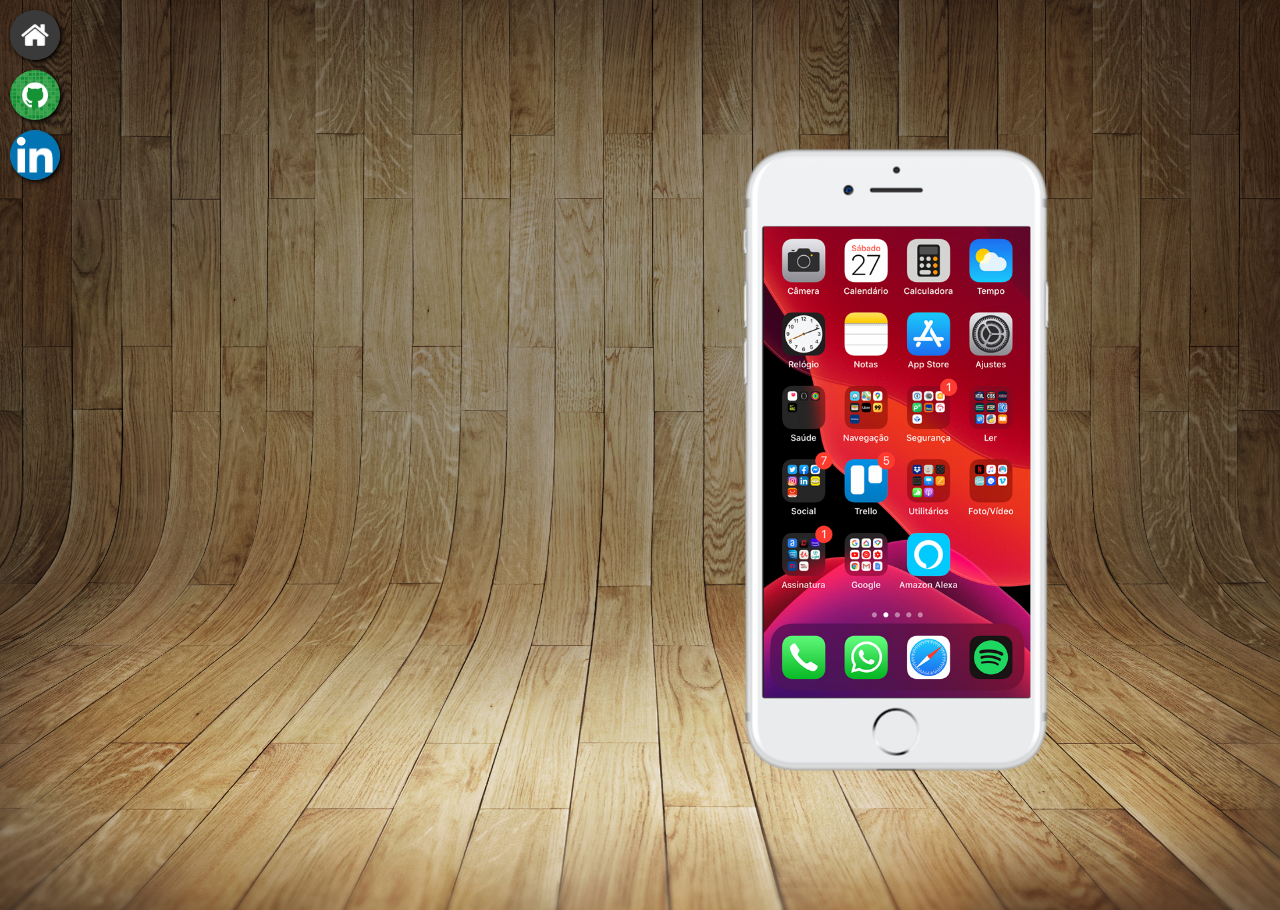
<file: index.html>
<!DOCTYPE html>
<html lang="pt-br">
<head>
    <meta charset="UTF-8">
    <meta name="viewport" content="width=device-width, initial-scale=1.0">
    <link rel="shortcut icon" href="pacote-d013/favicon.ico" type="image/x-icon">
    <title>Projeto Redes Social</title>
    <link rel="stylesheet" href="./style.css">
</head>
<body>
    <main>
        <section id="celular">
            <iframe  id="home" src="home.html" frameborder="0" name="tela" >
                Seu navegador não é compatível com isso
            </iframe>
        </section>

        <section id="redes-sociais">
            <a href="home.html" target="tela"><img src="./imagens/logo-home.jpg" alt="home"></a>
            
            <a href="github.html" target="tela"><img src="./imagens/logo-github.jpg" alt="github"></a>
           
          
            <a href="Linkedin.html" target="tela"><img src="./imagens/linkedin.jpg" alt="Linkedin"></a>
        </section>
    </main>

</body>
</html>
</file>
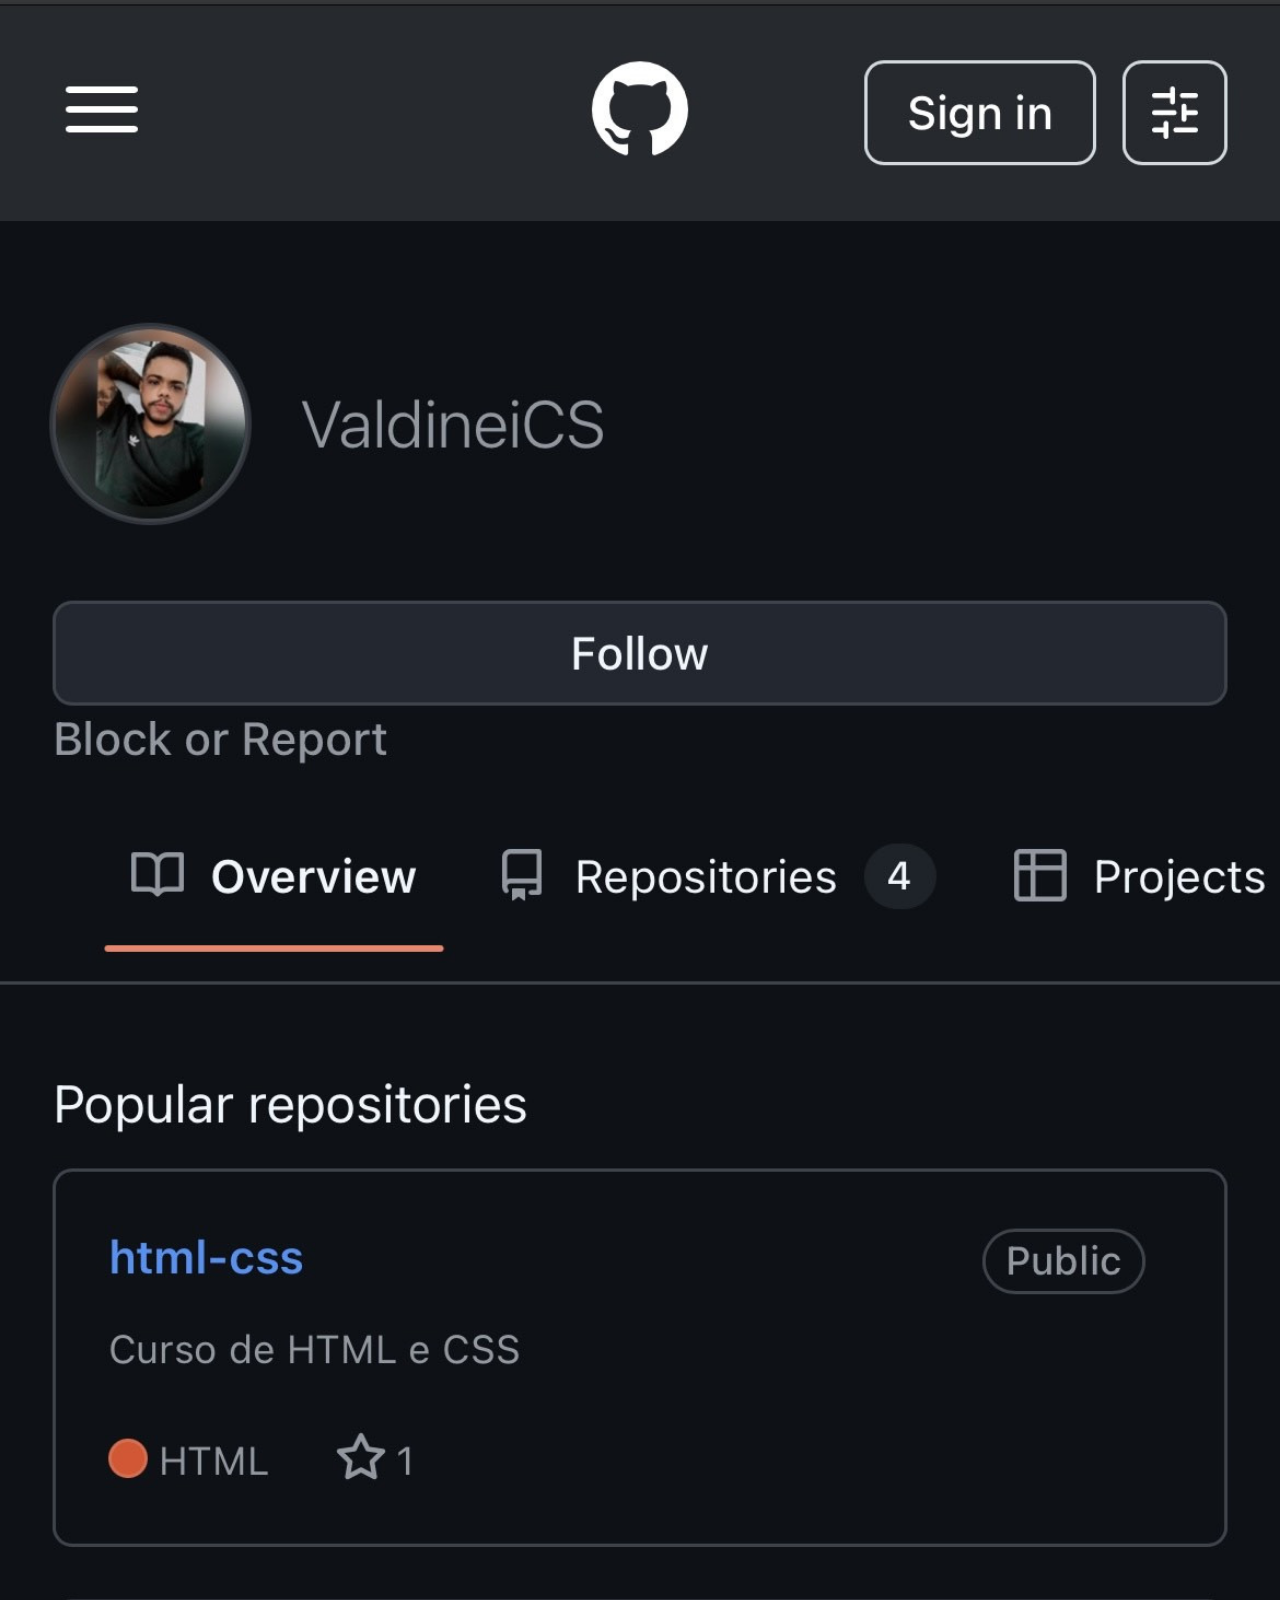
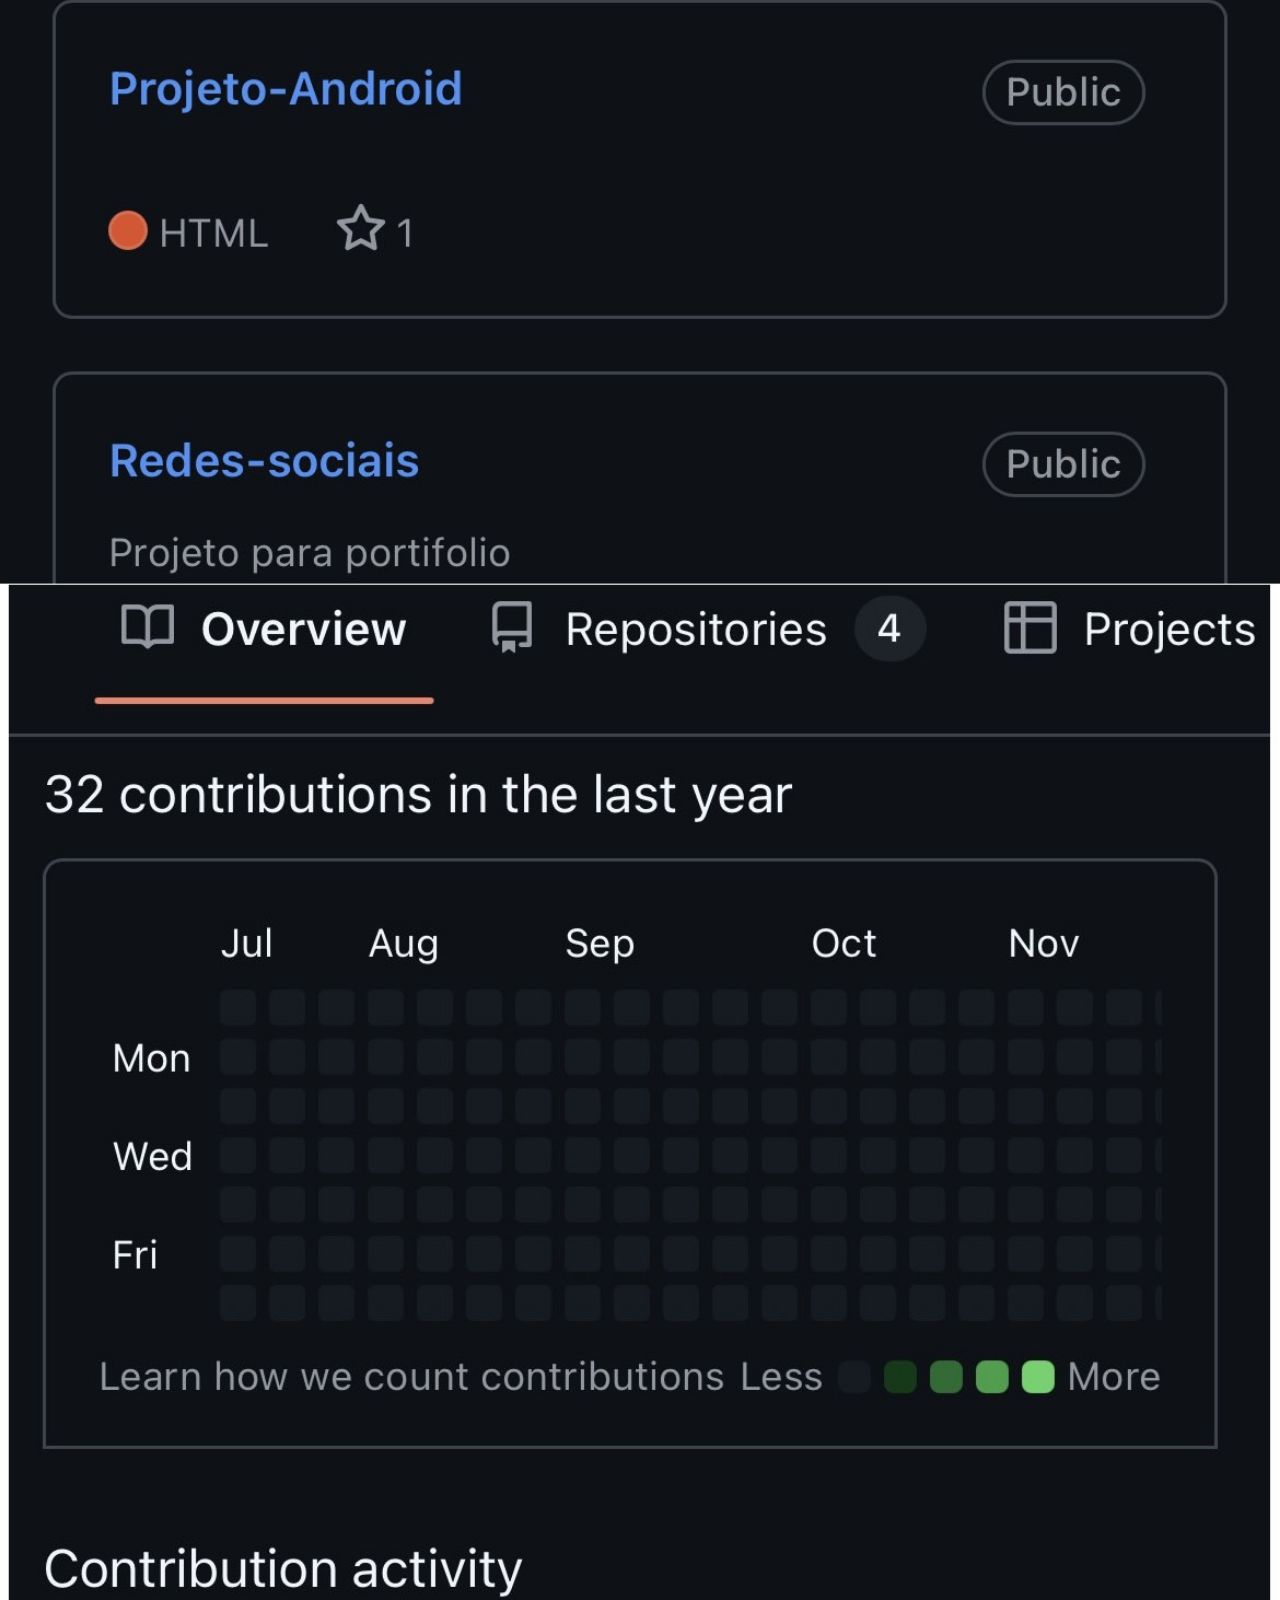
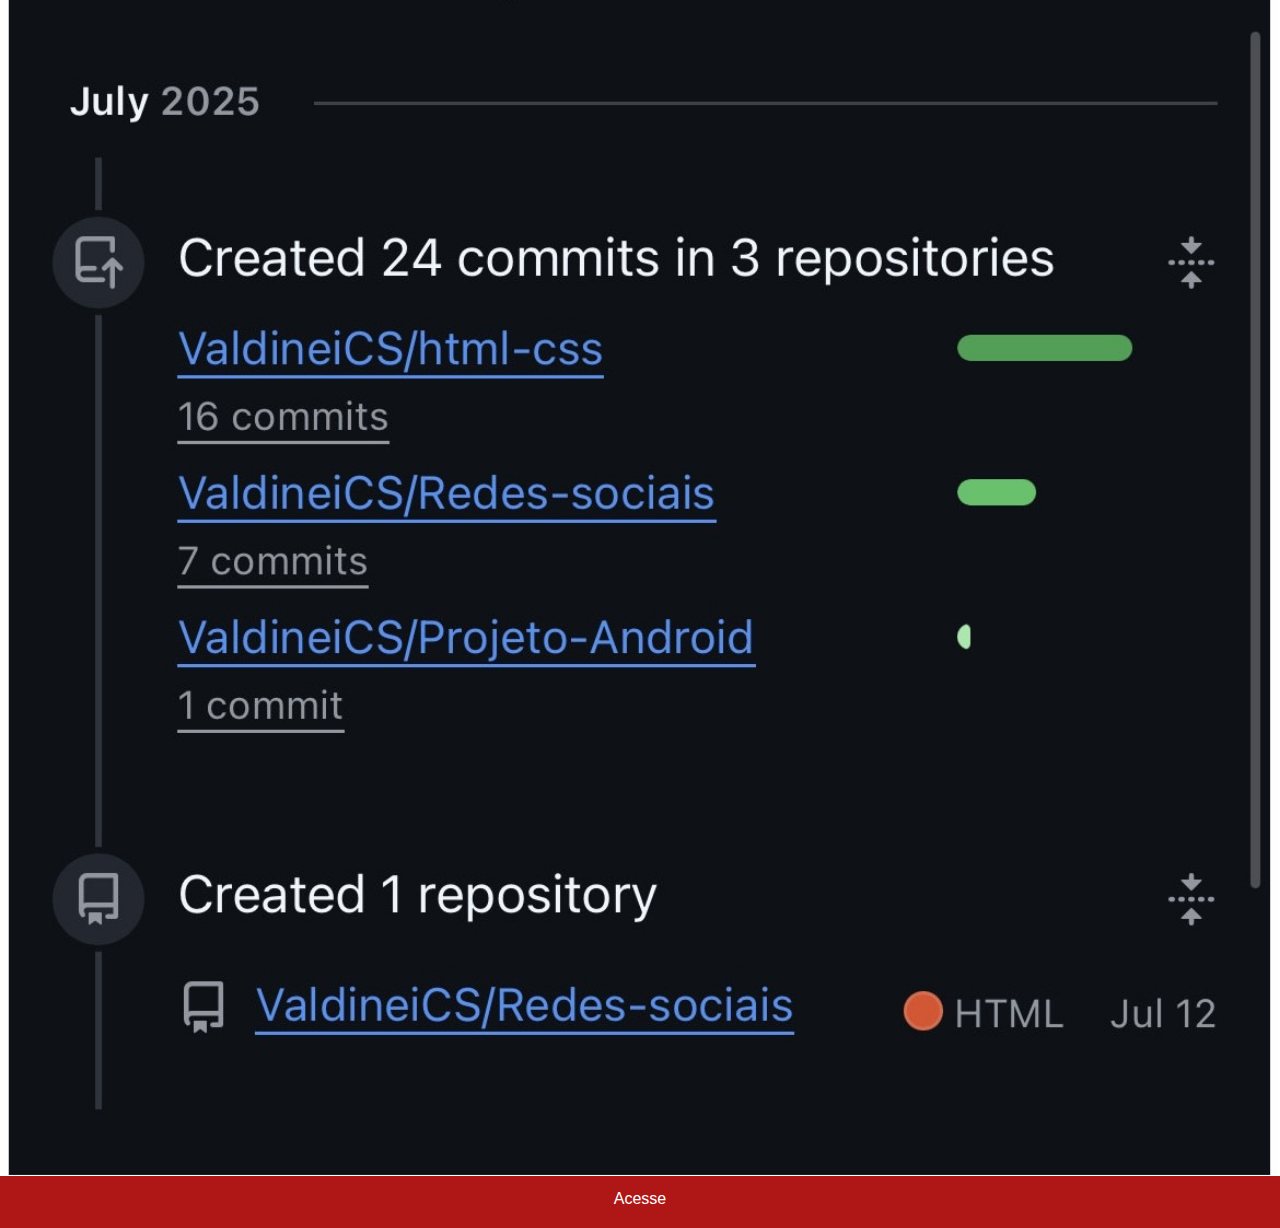
<file: github.html>
<!DOCTYPE html>
<html lang="pt-br">
<head>
    <meta charset="UTF-8">
    <meta name="viewport" content="width=device-width, initial-scale=1.0">
    <link rel="stylesheet" href="style/social.css">
    <title>github</title>
</head>
<body>
    <img src="./imagens/github.jpg" alt="github">

    <a href="https://github.com/ValdineiCS" target="_blank">Acesse</a>
</body>
</html>
</file>
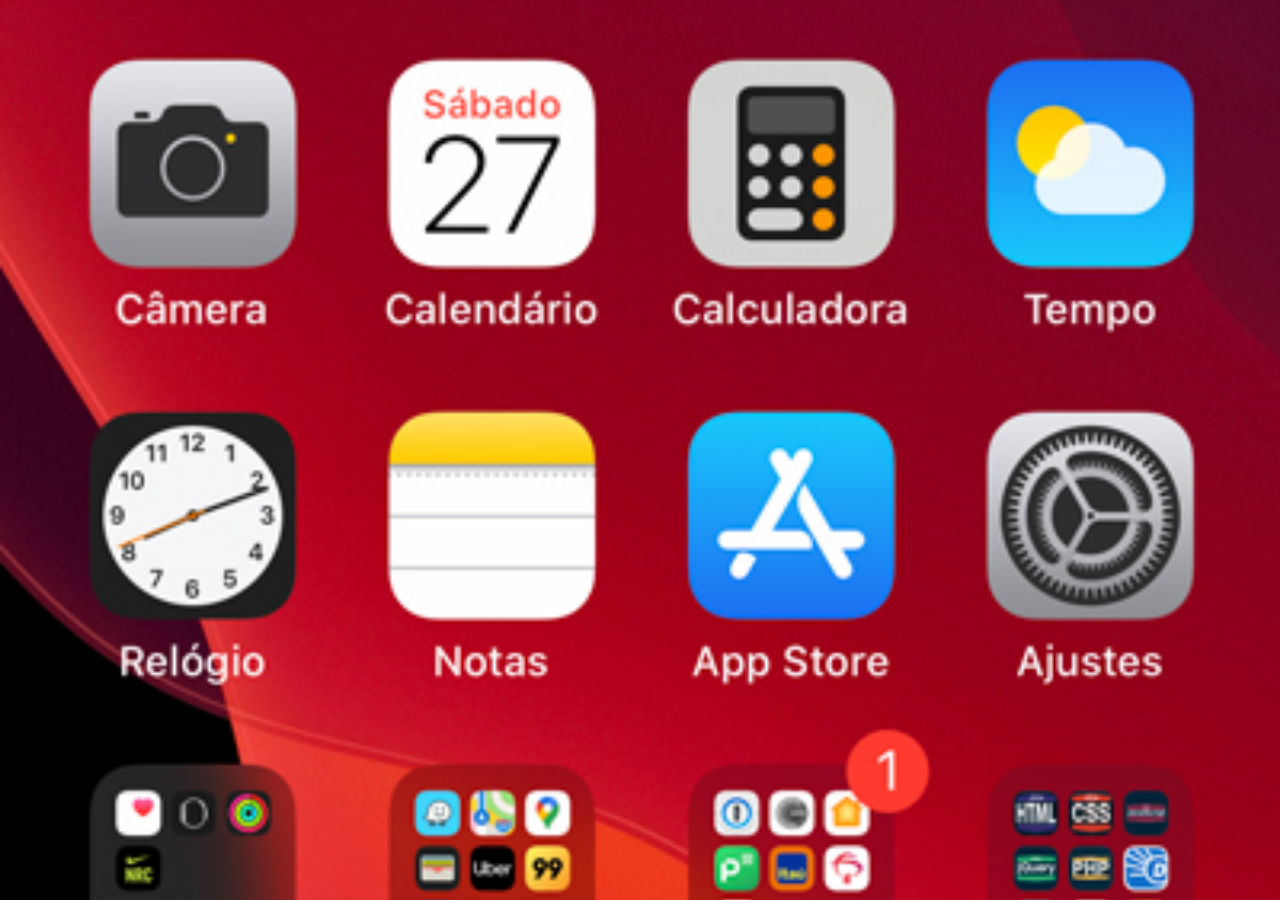
<file: home.html>
<!DOCTYPE html>
<html lang="pt-br">
<head>
    <meta charset="UTF-8">
    <meta name="viewport" content="width=device-width, initial-scale=1.0">
    <title>Home</title>
    <style>
        *{
            margin: 0;
            padding: 0;
            box-sizing: border-box;
            background-image: url(imagens/tela-home.jpg);
            background-repeat: no-repeat;
            background-size: cover;
        }
    </style>
</head>
<body>
    
</body>
</html>
</file>
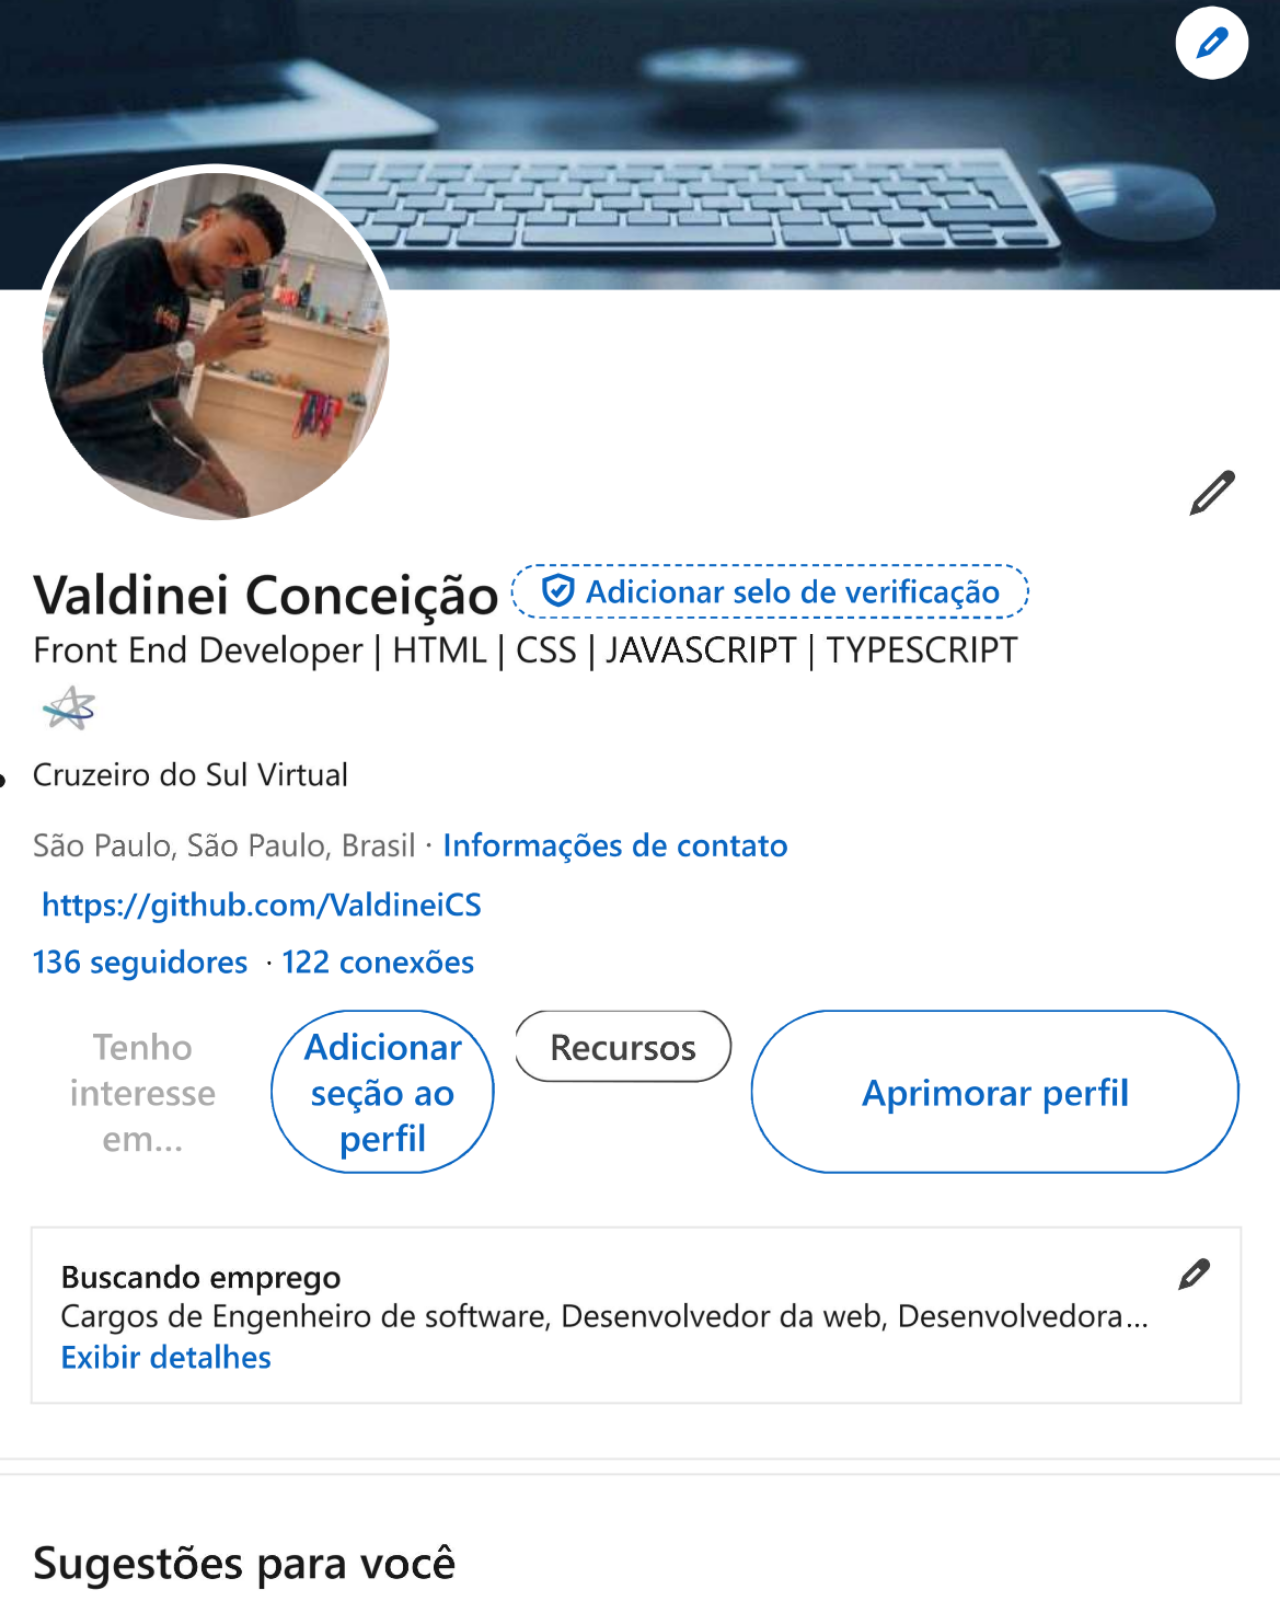
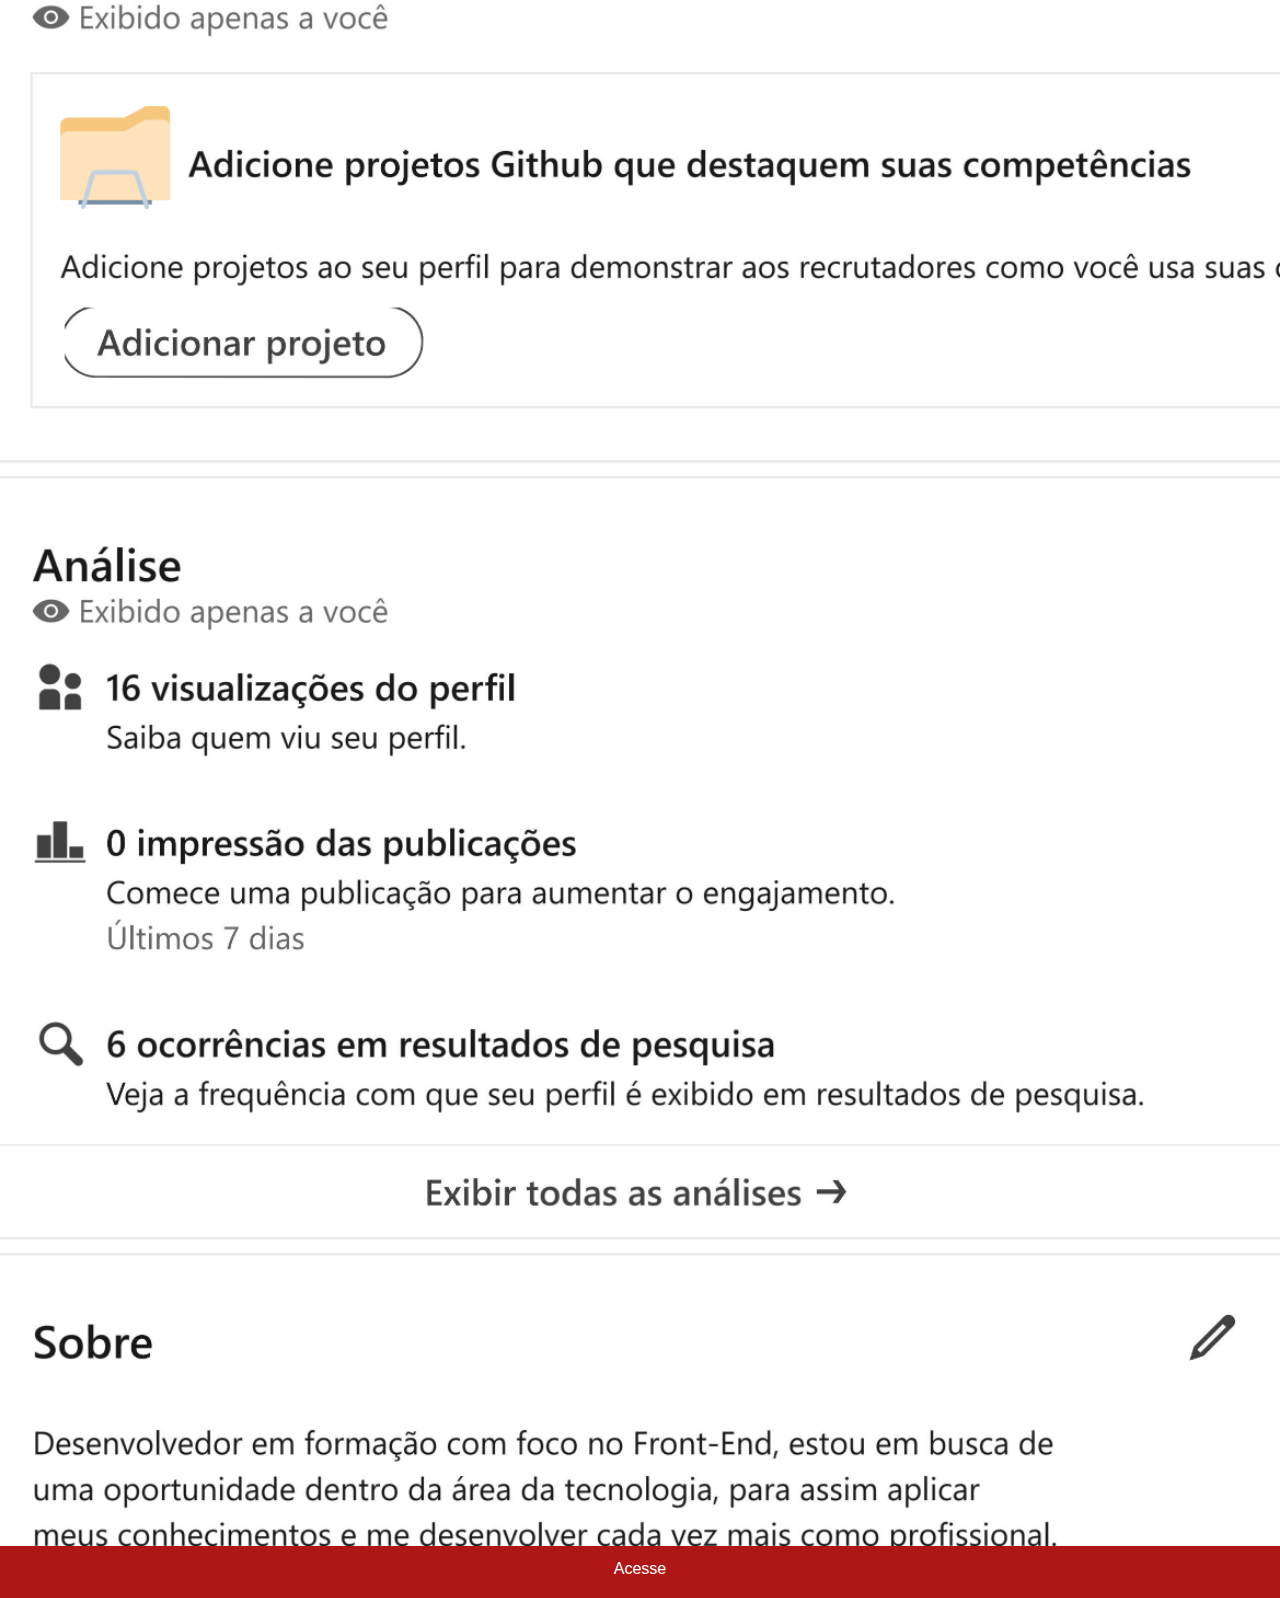
<file: Linkedin.html>
<!DOCTYPE html>
<html lang="pt-br">
<head>
    <meta charset="UTF-8">
    <meta name="viewport" content="width=device-width, initial-scale=1.0">
    <link rel="stylesheet" href="style\social.css">
    <title>Linkedin</title>
</head>
<body>
    <img src="./imagens/linkedin.png" alt="Linkedin">
    <a href="https://www.linkedin.com/in/valdinei-conceição-509a31235" target="_blank">Acesse</a>
</body>
</html>
</file>
<file: style.css>
@charset "UTF-8";

*{
    margin: 0;
    padding: 0;
    font-family: Arial, Helvetica, sans-serif;
    box-sizing: border-box;
}

hatml, body{
    height: 100vh;
    width: 100vw;
    overflow: hidden;
    background-color: black;
    background-image: url(./imagens/fundo-madeira.jpg);
    background-repeat: no-repeat;
    background-position: center;
    background-size: cover;
}

main{
    height: 100vh;
    position: relative;
}

section#celular{
    width: 311px;
    height: 627px;
    position:absolute;
    background-size: contain;
    top: 50%;
    left: 70%;
    transform: translate(-50%, -50%);
    background-image: url(./imagens/frame-iphone.png);
    background-repeat: no-repeat;
}

#home{
    position: absolute;
    top: 80px;
    height: 475px;
    left: 23px;
    width: 267px;
}



section#redes-sociais img{
text-align: left;   
display: block;
width: 50px;
max-width: 100%;
height: auto;
border-radius: 50%;
margin: 10px;
box-shadow: 2px 2px 5px rgba(0, 0, 0, 400);
}

section#redes-sociais img:hover{
    border: 2px solid rgba(255, 255, 255, 0.604);
    transform:translate(-3px, -3px);
    box-shadow: 5px 5px 10px rgba(0, 0, 0, 0.604);
    transition: transform 0.3s;
}
</file>
<file: style/social.css>
*{
            margin:0;
            padding: 0;
            box-sizing: border-box;
            font-family: Arial, Helvetica, sans-serif;
        }

        ::-webkit-scrollbar{
            width: 0px;
            height: 0px;
        }

        img{
            width: 100vw;
        }

        a{
            display: block;
            background-color: rgb(175, 22, 22);
            color: white;
            text-align: center;
            padding: 20px;
            margin-top: -10px;
            text-decoration: none;
            
        }

        a:hover{
            background-color: red;
        }
</file>
